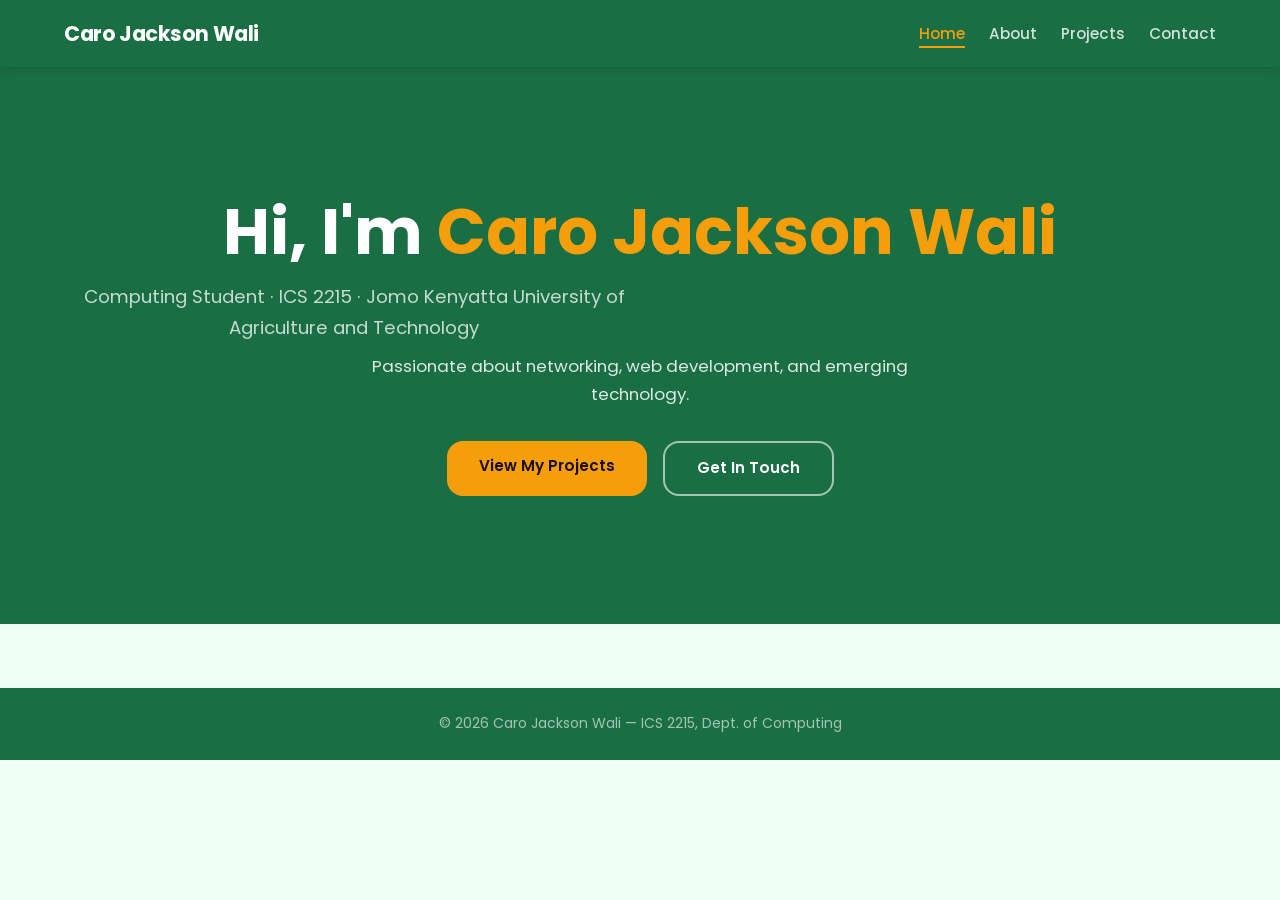
<file: index.html>
<!DOCTYPE html>
<html lang="en">
<head>
  <meta charset="UTF-8">
  <!-- REQUIRED for responsive design on mobile -->
  <meta name="viewport" content="width=device-width, initial-scale=1.0">
  <meta name="description" content="Portfolio of Caro Jackson Wali 
  — Computing student at Jomo Kenyatta University of Agriculture and Technology">
  <title>Caro Jackson Wali | Portfolio</title>
  <link rel="preconnect" href="https://fonts.googleapis.com">
<link rel="preconnect" href="https://fonts.gstatic.com" crossorigin>
<link href="https://fonts.googleapis.com/css2?family=Montserrat:ital,wght@0,100..900;1,100..900&family=Poppins:ital,wght@0,100;0,200;0,300;0,400;0,500;0,600;0,700;0,800;0,900;1,100;1,200;1,300;1,400;1,500;1,600;1,700;1,800;1,900&display=swap" rel="stylesheet">
  <link rel="stylesheet" href="css/style.css">
</head>
<body>

  <!-- Skip link: allows keyboard users to skip the nav -->
  <a href="#main" class="skip-link"></a>

  <header>
    <div class="container">
      <a href="index.html" class="logo">Caro Jackson Wali</a>
      <nav aria-label="Main navigation">
        <ul>
          <!-- Add class="active" to the current page's link -->
          <li><a href="index.html" class="active">Home</a></li>
          <li><a href="about.html">About</a></li>
          <li><a href="projects.html">Projects</a></li>
          <li><a href="contact.html">Contact</a></li>
        </ul>
      </nav>
    </div>
  </header>

  <main id="main">
    <section class="hero">
      <div class="container">
        <h1>Hi, I'm <span class="accent">Caro Jackson Wali</span></h1>
        <p class="tagline">Computing Student · ICS 2215 · Jomo Kenyatta University of Agriculture and Technology</p>
        <p>Passionate about networking, web development, and emerging technology.</p>
        <div class="hero-btns">
          <a href="projects.html" class="btn">View My Projects</a>
          <a href="contact.html" class="btn btn-outline">Get In Touch</a>
        </div>
      </div>
    </section>
  </main>

  <footer>
    <div class="container">
      <p>&copy; <span id="year"></span> Caro Jackson Wali — ICS 2215, Dept. of Computing</p>
    </div>
  </footer>
  <script>document.getElementById('year').textContent = new Date().getFullYear();</script>
</body>
</html>
</file>
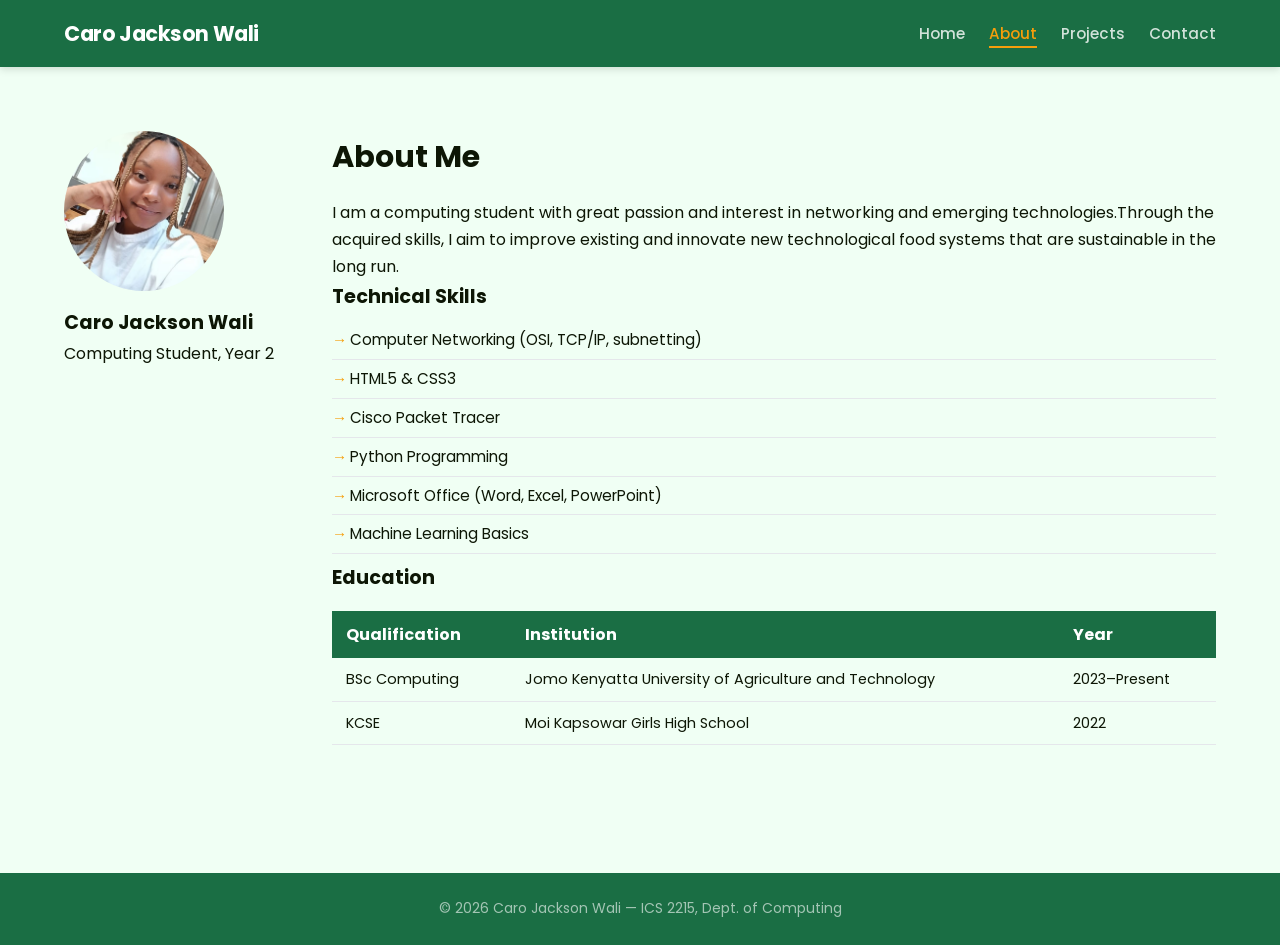
<file: about.html>
<!DOCTYPE html>
<html lang="en">
<head>
  <meta charset="UTF-8">
  <!-- REQUIRED for responsive design on mobile -->
  <meta name="viewport" content="width=device-width, initial-scale=1.0">
  <meta name="description" content="Portfolio of Caro Jackson Wali — Computing student at Jomo Kenyatta University of Agriculture and Technology">
  <title>Caro Jackson Wali | Portfolio</title>
  <link rel="preconnect" href="https://fonts.googleapis.com">
<link rel="preconnect" href="https://fonts.gstatic.com" crossorigin>
<link href="https://fonts.googleapis.com/css2?family=Montserrat:ital,wght@0,100..900;1,100..900&family=Poppins:ital,wght@0,100;0,200;0,300;0,400;0,500;0,600;0,700;0,800;0,900;1,100;1,200;1,300;1,400;1,500;1,600;1,700;1,800;1,900&display=swap" rel="stylesheet">
  <link rel="stylesheet" href="css/style.css">
</head>
<body>

  <!-- Skip link: allows keyboard users to skip the nav -->
  <a href="#main" class="skip-link"></a>

  <header>
    <div class="container">
      <a href="index.html" class="logo">Caro Jackson Wali</a>
      <nav aria-label="Main navigation">
        <ul>
          <!-- Add class="active" to the current page's link -->
          <li><a href="index.html">Home</a></li>
          <li><a href="about.html" class="active">About</a></li>
          <li><a href="projects.html">Projects</a></li>
          <li><a href="contact.html">Contact</a></li>
        </ul>
      </nav>
    </div>
  </header>

  <main id="main">
    <section class="about-section">
      <div class="container about-grid">

        <aside>
          <!-- Profile photo -->
          <img src="images/profile-photo.jpg"
               alt="[profile-photo.jpg] "
               class="profile-img">
          <h3>Caro Jackson Wali</h3>
          <p class="role">Computing Student, Year 2</p>
        </aside>

        <div>
          <h2>About Me</h2>
          <p>I am a computing student with great passion and interest in networking and emerging
            technologies.Through the acquired skills, I aim to improve existing and innovate new 
        technological food systems that are sustainable in the long run.</p>

          <h3>Technical Skills</h3>
          <ul class="skills-list">
            <li>Computer Networking (OSI, TCP/IP, subnetting)</li>
            <li>HTML5 & CSS3</li>
            <li>Cisco Packet Tracer</li>
            <li>Python Programming</li>
            <li>Microsoft Office (Word, Excel, PowerPoint)</li>
            <li>Machine Learning Basics</li>
            <!-- Add more skills -->
          </ul>

          <h3>Education</h3>
          <table>
            <thead>
              <tr><th>Qualification</th><th>Institution</th><th>Year</th></tr>
            </thead>
            <tbody>
              <tr><td>BSc Computing</td><td>Jomo Kenyatta University of Agriculture and Technology</td><td>2023–Present</td></tr>
              <tr><td>KCSE</td><td>Moi Kapsowar Girls High School</td><td>2022</td></tr>
            </tbody>
          </table>
        </div>
      </div>
    </section>
  </main>

  <footer>
    <div class="container">
      <p>&copy; <span id="year"></span> Caro Jackson Wali — ICS 2215, Dept. of Computing</p>
    </div>
  </footer>
  <script>document.getElementById('year').textContent = new Date().getFullYear();</script>
</body>
</html>
</file>
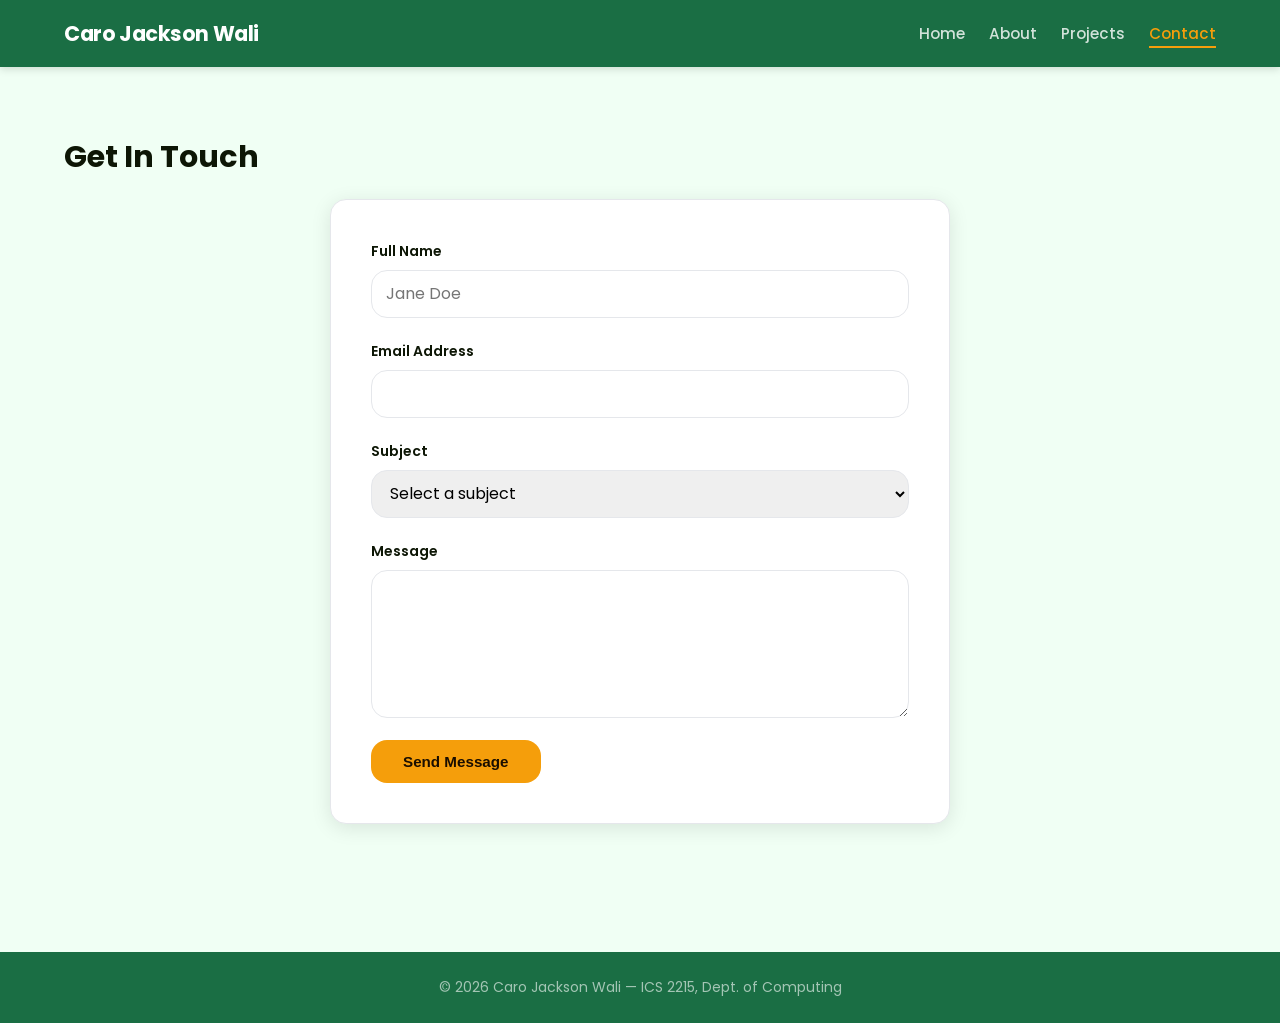
<file: contact.html>
<!DOCTYPE html>
<html lang="en">
<head>
  <meta charset="UTF-8">
  <!-- REQUIRED for responsive design on mobile -->
  <meta name="viewport" content="width=device-width, initial-scale=1.0">
  <meta name="description" content="Portfolio of Caro Jackson Wali — Computing student at Jomo Kenyatta University of Agriculture and Technology">
  <title>Caro Jackson Wali | Portfolio</title>
  <link rel="preconnect" href="https://fonts.googleapis.com">
<link rel="preconnect" href="https://fonts.gstatic.com" crossorigin>
<link href="https://fonts.googleapis.com/css2?family=Montserrat:ital,wght@0,100..900;1,100..900&family=Poppins:ital,wght@0,100;0,200;0,300;0,400;0,500;0,600;0,700;0,800;0,900;1,100;1,200;1,300;1,400;1,500;1,600;1,700;1,800;1,900&display=swap" rel="stylesheet">
  <link rel="stylesheet" href="css/style.css">
</head>
<body>

  <!-- Skip link: allows keyboard users to skip the nav -->
  <a href="#main" class="skip-link">Skip to main content</a>

  <header>
    <div class="container">
      <a href="index.html" class="logo">Caro Jackson Wali</a>
      <nav aria-label="Main navigation">
        <ul>
          <!-- Add class="active" to the current page's link -->
          <li><a href="index.html">Home</a></li>
          <li><a href="about.html">About</a></li>
          <li><a href="projects.html">Projects</a></li>
          <li><a href="contact.html" class="active">Contact</a></li>
        </ul>
      </nav>
    </div>
  </header>

  <main id="main">
    <section class="contact-section">
      <div class="container">
        <h2>Get In Touch</h2>
        <!-- action="#" keeps the form on the same page (no backend for this lab) -->
        <form class="contact-form" action="#" method="POST" novalidate>

          <div class="form-group">
            <label for="name">Full Name</label>
            <input type="text" id="name" name="name"
                   placeholder="Jane Doe" required>
          </div>

          <div class="form-group">
            <label for="email">Email Address</label>
            <input type="email" id="email" name="email" required>
          </div>

          <div class="form-group">
            <label for="subject">Subject</label>
            <select id="subject" name="subject">
              <option value="">Select a subject</option>
              <option>Collaboration</option>
              <option>Employment Opportunity</option>
              <option>General Enquiry</option>
            </select>
          </div>

          <div class="form-group">
            <label for="msg">Message</label>
            <textarea id="msg" name="message" rows="5" required></textarea>
          </div>

          <button type="submit" class="btn">Send Message</button>
        </form>
      </div>
    </section>
  </main>

  <footer>
    <div class="container">
      <p>&copy; <span id="year"></span> Caro Jackson Wali — ICS 2215, Dept. of Computing</p>
    </div>
  </footer>
  <script>document.getElementById('year').textContent = new Date().getFullYear();</script>
</body>
</html>
</file>
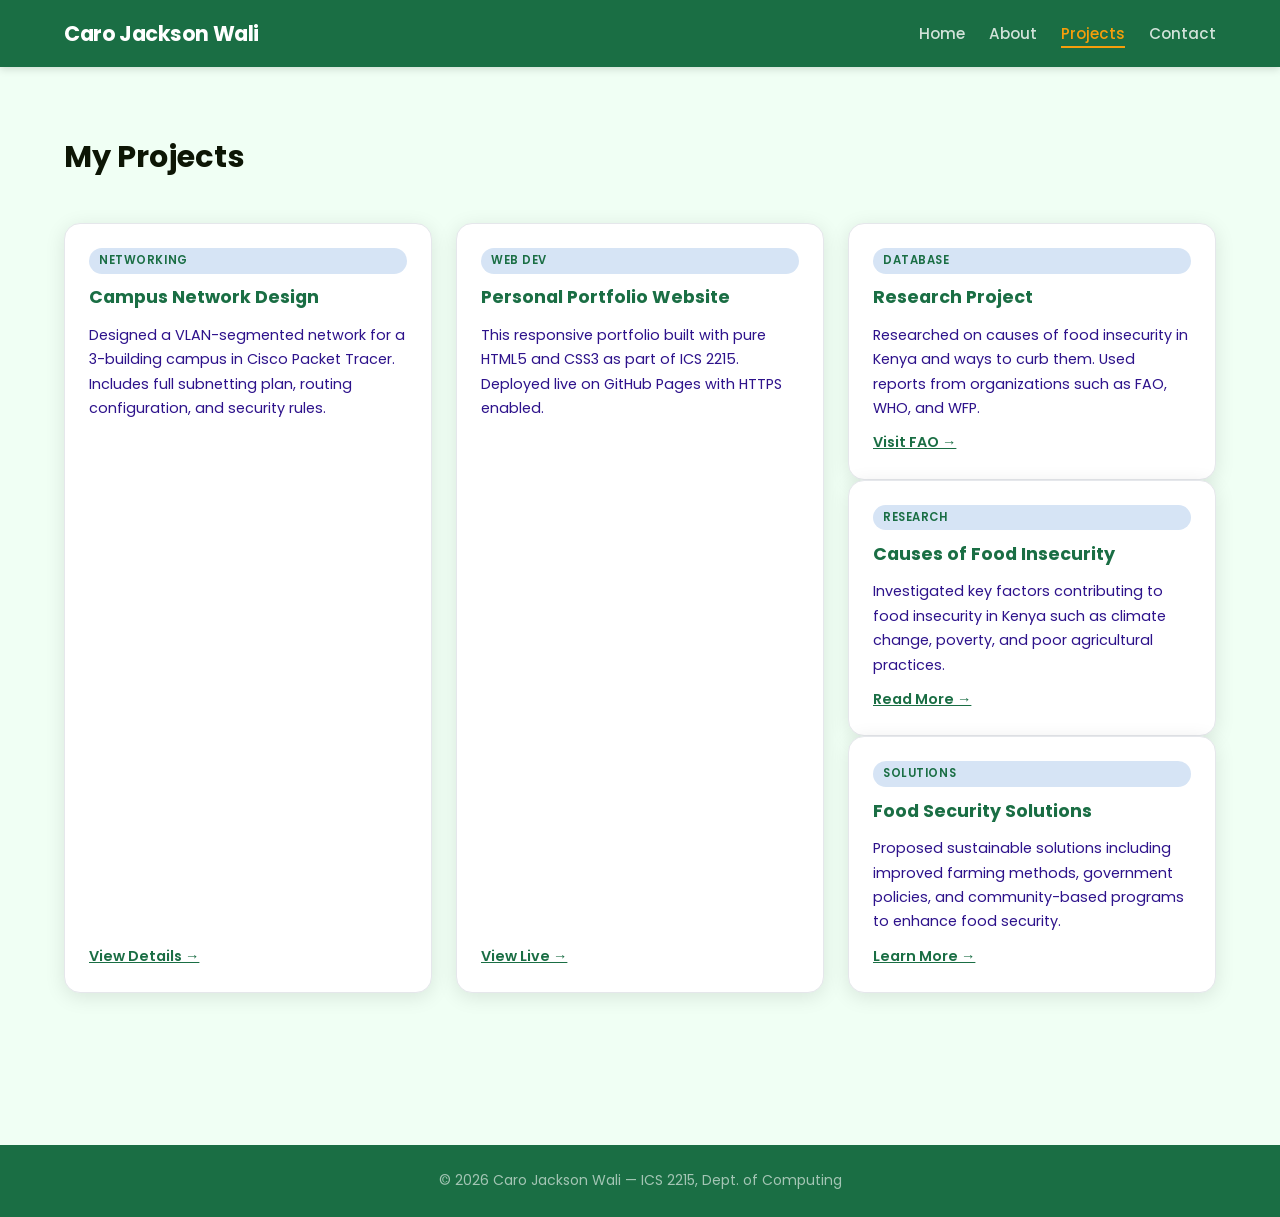
<file: projects.html>
<!DOCTYPE html>
<html lang="en">
<head>
  <meta charset="UTF-8">
  <!-- REQUIRED for responsive design on mobile -->
  <meta name="viewport" content="width=device-width, initial-scale=1.0">
  <meta name="description" content="Portfolio of Caro Jackson Wali — Computing student at Jomo Kenyatta University of Agriculture and Technology">
  <title>Caro Jackson Wali | Portfolio</title>
  <link rel="preconnect" href="https://fonts.googleapis.com">
<link rel="preconnect" href="https://fonts.gstatic.com" crossorigin>
<link href="https://fonts.googleapis.com/css2?family=Montserrat:ital,wght@0,100..900;1,100..900&family=Poppins:ital,wght@0,100;0,200;0,300;0,400;0,500;0,600;0,700;0,800;0,900;1,100;1,200;1,300;1,400;1,500;1,600;1,700;1,800;1,900&display=swap" rel="stylesheet">
  <link rel="stylesheet" href="css/style.css">
</head>
<body>

  <!-- Skip link: allows keyboard users to skip the nav -->
  <a href="#main" class="skip-link">Skip to main content</a>

  <header>
    <div class="container">
      <a href="index.html" class="logo">Caro Jackson Wali</a>
      <nav aria-label="Main navigation">
        <ul>
          <!-- Add class="active" to the current page's link -->
          <li><a href="index.html">Home</a></li>
          <li><a href="about.html">About</a></li>
          <li><a href="projects.html" class="active">Projects</a></li>
          <li><a href="contact.html">Contact</a></li>
        </ul>
      </nav>
    </div>
  </header>

  <main id="main">
    <section class="projects-section">
      <div class="container">
        <h2>My Projects</h2>
        <div class="cards">

          <!-- Repeat this <article> block for each project (minimum 3) -->
          <article class="card">
            <span class="card-tag">Networking</span>
            <h3>Campus Network Design</h3>
            <p>Designed a VLAN-segmented network for a 3-building campus
            in Cisco Packet Tracer. Includes full subnetting plan,
            routing configuration, and security rules.</p>
            <a href="#" class="card-link">View Details →</a>
          </article>

          <article class="card">
            <span class="card-tag">Web Dev</span>
            <h3>Personal Portfolio Website</h3>
            <p>This responsive portfolio built with pure HTML5 and CSS3
            as part of ICS 2215. Deployed live on GitHub Pages
            with HTTPS enabled.</p>
            <a href="#" class="card-link">View Live →</a>
          </article>

  <div class="card-container">

    <article class="card">
      <span class="card-tag">Database</span>
      <h3>Research Project</h3>
      <p>Researched on causes of food insecurity in Kenya and ways to curb them. 
      Used reports from organizations such as FAO, WHO, and WFP.</p>
      <a href="https://www.fao.org" class="card-link" target="_blank">Visit FAO →</a>
    </article>

    <article class="card">
      <span class="card-tag">Research</span>
      <h3>Causes of Food Insecurity</h3>
      <p>Investigated key factors contributing to food insecurity in Kenya such as 
      climate change, poverty, and poor agricultural practices.</p>
      <a href="#" class="card-link">Read More →</a>
    </article>

    <article class="card">
      <span class="card-tag">Solutions</span>
      <h3>Food Security Solutions</h3>
      <p>Proposed sustainable solutions including improved farming methods, 
      government policies, and community-based programs to enhance food security.</p>
      <a href="#" class="card-link">Learn More →</a>
    </article>


        </div>
      </div>
    </section>
  </main>

  <footer>
    <div class="container">
      <p>&copy; <span id="year"></span> Caro Jackson Wali — ICS 2215, Dept. of Computing</p>
    </div>
  </footer>
  <script>document.getElementById('year').textContent = new Date().getFullYear();</script>
</body>
</html>
</file>
<file: css/style.css>
/* === 1. RESET & BOX-SIZING === */
*, *::before, *::after {
  box-sizing: border-box;
  margin: 0;
  padding: 0;
}

/* === 2. CSS CUSTOM PROPERTIES (change these to personalise) === */
:root {
  --clr-primary:  #1a6e44;  /* Main brand colour — try #065F46 for green */
  --clr-accent:   #f59e0b;  /* Highlights and buttons */
  --clr-text:     #0d1605;
  --clr-muted:    #2d128b;
  --clr-bg:       #f0fff4;
  --clr-white:    #ffffff;
  --clr-border:   #e5e7eb;
  --radius:       16px;
  --shadow:       0 4px 20px rgba(0,0,0,0.1);
  --max-width:    1200px;
}

/* === 3. BASE TYPOGRAPHY === */
body {
  font-family: 'Poppins', sans-serif;
  font-size: 16px;
  line-height: 1.7;
  color: var(--clr-text);
  background: var(--clr-bg);
}
h1 { font-size: clamp(2rem, 5vw, 3.5rem); line-height: 1.15; }
h2 { font-size: 1.9rem; margin-bottom: 1rem; }
h3 { font-size: 1.2rem; }
a  { color: var(--clr-primary); }
img{ max-width: 100%; height: auto; display: block; }

/* === 4. LAYOUT CONTAINER === */
.container {
  max-width: var(--max-width);
  margin: 0 auto;
  padding: 0 1.5rem;
}

/* === 5. SKIP LINK (accessibility) === */
.skip-link {
  position: absolute;
  top: -100px;
  left: 0;
  background: var(--clr-primary);
  color: white;
  padding: 0.5rem 1rem;
  z-index: 9999;
  text-decoration: none;
}
.skip-link:focus { top: 0; }

/* === 6. HEADER + NAVIGATION (Flexbox) === */
header {
  background: var(--clr-primary);
  padding: 1rem 0;
  position: sticky;
  top: 0;
  z-index: 100;
  box-shadow: 0 2px 8px rgba(0,0,0,0.15);
}
header .container {
  display: flex;              /* FLEXBOX — row layout */
  justify-content: space-between;
  align-items: center;
  flex-wrap: wrap;
  gap: 0.75rem;
}
.logo {
  font-size: 1.3rem;
  font-weight: 700;
  color: white;
  text-decoration: none;
  letter-spacing: -0.02em;
}
nav ul  { list-style: none; display: flex; gap: 1.5rem; }
nav a   {
  color: rgba(255,255,255,0.8);
  text-decoration: none;
  font-size: 0.95rem;
  font-weight: 500;
  padding-bottom: 2px;
  border-bottom: 2px solid transparent;
  transition: all 0.2s;
}
nav a:hover, nav a.active {
  color: var(--clr-accent);
  border-bottom-color: var(--clr-accent);
}

/* === 7. HERO SECTION === */
.hero {
  background: var(--clr-primary);
  color: white;
  padding: 6rem 1.5rem;
  text-align: center;
}
.hero .accent { color: var(--clr-accent); }
.hero .tagline {
  font-size: 1.15rem;
  opacity: 0.75;
  margin: 0.75rem 0 0.5rem;
}
.hero p {
  max-width: 580px;
  margin: 0 auto 2rem;
  opacity: 0.85;
  font-size: 1.05rem;
}
.hero-btns { display: flex; gap: 1rem; justify-content: center; flex-wrap: wrap; }

/* === 8. BUTTONS === */
.btn {
  display: inline-block;
  padding: 0.8rem 2rem;
  background: var(--clr-accent);
  color: #1a0e00;
  border-radius: var(--radius);
  text-decoration: none;
  font-weight: 600;
  font-size: 0.95rem;
  border: none;
  cursor: pointer;
  transition: transform 0.15s, opacity 0.15s;
}
.btn:hover     { opacity: 0.88; transform: translateY(-1px); }
.btn-outline   {
  background: transparent;
  border: 2px solid rgba(255,255,255,0.6);
  color: white;
}
.btn-outline:hover { border-color: white; }

/* === 9. PROJECT CARDS (CSS Grid) === */
.projects-section { padding: 4rem 0; }
.cards {
  display: grid;
  grid-template-columns: repeat(auto-fit, minmax(260px, 1fr));
  gap: 1.5rem;
  padding: 1.5rem 0;
}
.card {
  background: var(--clr-white);
  border-radius: var(--radius);
  padding: 1.5rem;
  border: 1px solid var(--clr-border);
  box-shadow: var(--shadow);
  display: flex;
  flex-direction: column;
  gap: 0.6rem;
  transition: transform 0.2s, box-shadow 0.2s;
}
.card:hover  { transform: translateY(-3px); box-shadow: 0 8px 24px rgba(0,0,0,0.1); }
.card-tag {
  display: inline-block;
  background: #D6E4F5;
  color: var(--clr-primary);
  font-size: 0.72rem;
  font-weight: 600;
  padding: 3px 10px;
  border-radius: 20px;
  text-transform: uppercase;
  letter-spacing: 0.05em;
}
.card h3    { font-size: 1.1rem; color: var(--clr-primary); }
.card p     { font-size: 0.9rem; color: var(--clr-muted); flex: 1; }
.card-link  { margin-top: auto; font-weight: 600; font-size: 0.9rem; }

/* === 10. ABOUT PAGE === */
.about-section  { padding: 4rem 0; }
.profile-img    { width: 160px; height: 160px; border-radius: 50%; object-fit: cover; margin-bottom: 1rem; }
.skills-list    { list-style: none; padding: 0.5rem 0; }
.skills-list li { padding: 6px 0; border-bottom: 1px solid var(--clr-border); font-size: 0.95rem; }
.skills-list li::before { content: "→ "; color: var(--clr-accent); font-weight: 700; }

table          { width: 100%; border-collapse: collapse; margin-top: 1rem; }
table th       { background: var(--clr-primary); color: white; padding: 10px 14px; text-align: left; }
table td       { padding: 9px 14px; border-bottom: 1px solid var(--clr-border); font-size: 0.9rem; }
table tr:nth-child(even) td { background: var(--clr-bg); }

/* === 11. CONTACT FORM === */
.contact-section  { padding: 4rem 0; }
.contact-form     { max-width: 620px; margin: 0 auto; background: var(--clr-white); padding: 2.5rem; border-radius: var(--radius); border: 1px solid var(--clr-border); box-shadow: var(--shadow); }
.form-group       { display: flex; flex-direction: column; gap: 6px; margin-bottom: 1.4rem; }
label             { font-size: 0.875rem; font-weight: 600; color: var(--clr-text); }
input, select, textarea {
  width: 100%;
  padding: 0.65rem 0.9rem;
  border: 1.5px solid var(--clr-border);
  border-radius: var(--radius);
  font-size: 1rem;
  font-family: inherit;
  transition: border-color 0.2s, box-shadow 0.2s;
}
input:focus, select:focus, textarea:focus {
  outline: none;
  border-color: var(--clr-primary);
  box-shadow: 0 0 0 3px rgba(26,60,110,0.12);
}

/* === 12. FOOTER === */
footer {
  background: var(--clr-primary);
  color: rgba(255,255,255,0.6);
  text-align: center;
  padding: 1.5rem;
  font-size: 0.875rem;
  margin-top: 4rem;
}

/* === 13. RESPONSIVE MEDIA QUERIES === */

/* Tablet and above — 768px+ */
@media (min-width: 768px) {
  .about-grid {
    display: grid;
    grid-template-columns: 220px 1fr;
    gap: 3rem;
    align-items: start;
  }
  .hero { padding: 8rem 1.5rem; }
}

/* Desktop — 1024px+ */
@media (min-width: 1024px) {
  .cards   { grid-template-columns: repeat(3, 1fr); }
  .hero h1 { font-size: 4rem; }
}

/* Mobile only — collapse nav to centre-aligned column */
@media (max-width: 599px) {
  header .container {
    flex-direction: column;
    text-align: center;
  }
  nav ul {
    gap: 1rem;
    flex-wrap: wrap;
    justify-content: center;
  }
  .hero  { padding: 3.5rem 1rem; }
  .contact-form { padding: 1.5rem; }
}

/* Print — hide navigation and buttons */
@media print {
  header, footer, .btn, .hero-btns { display: none; }
  body { font-size: 12pt; color: black; background: white; }
}
</file>
